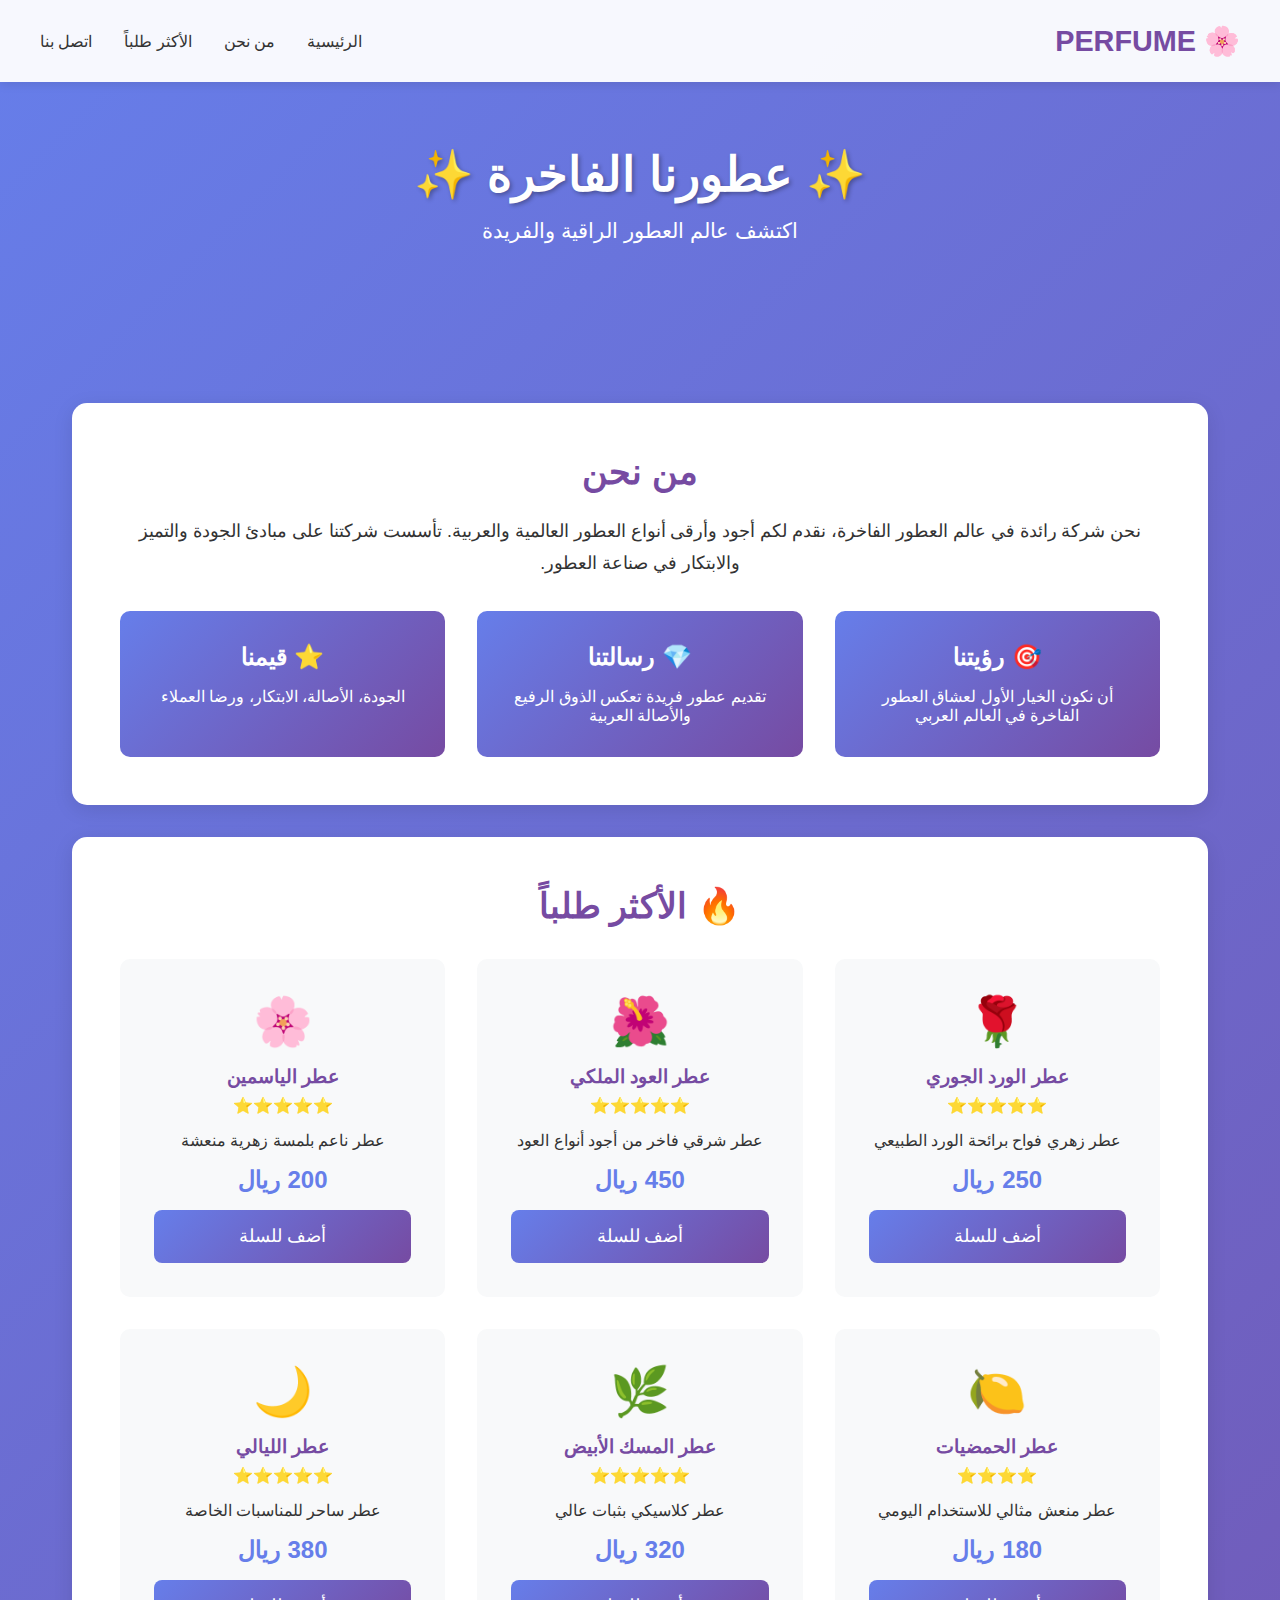
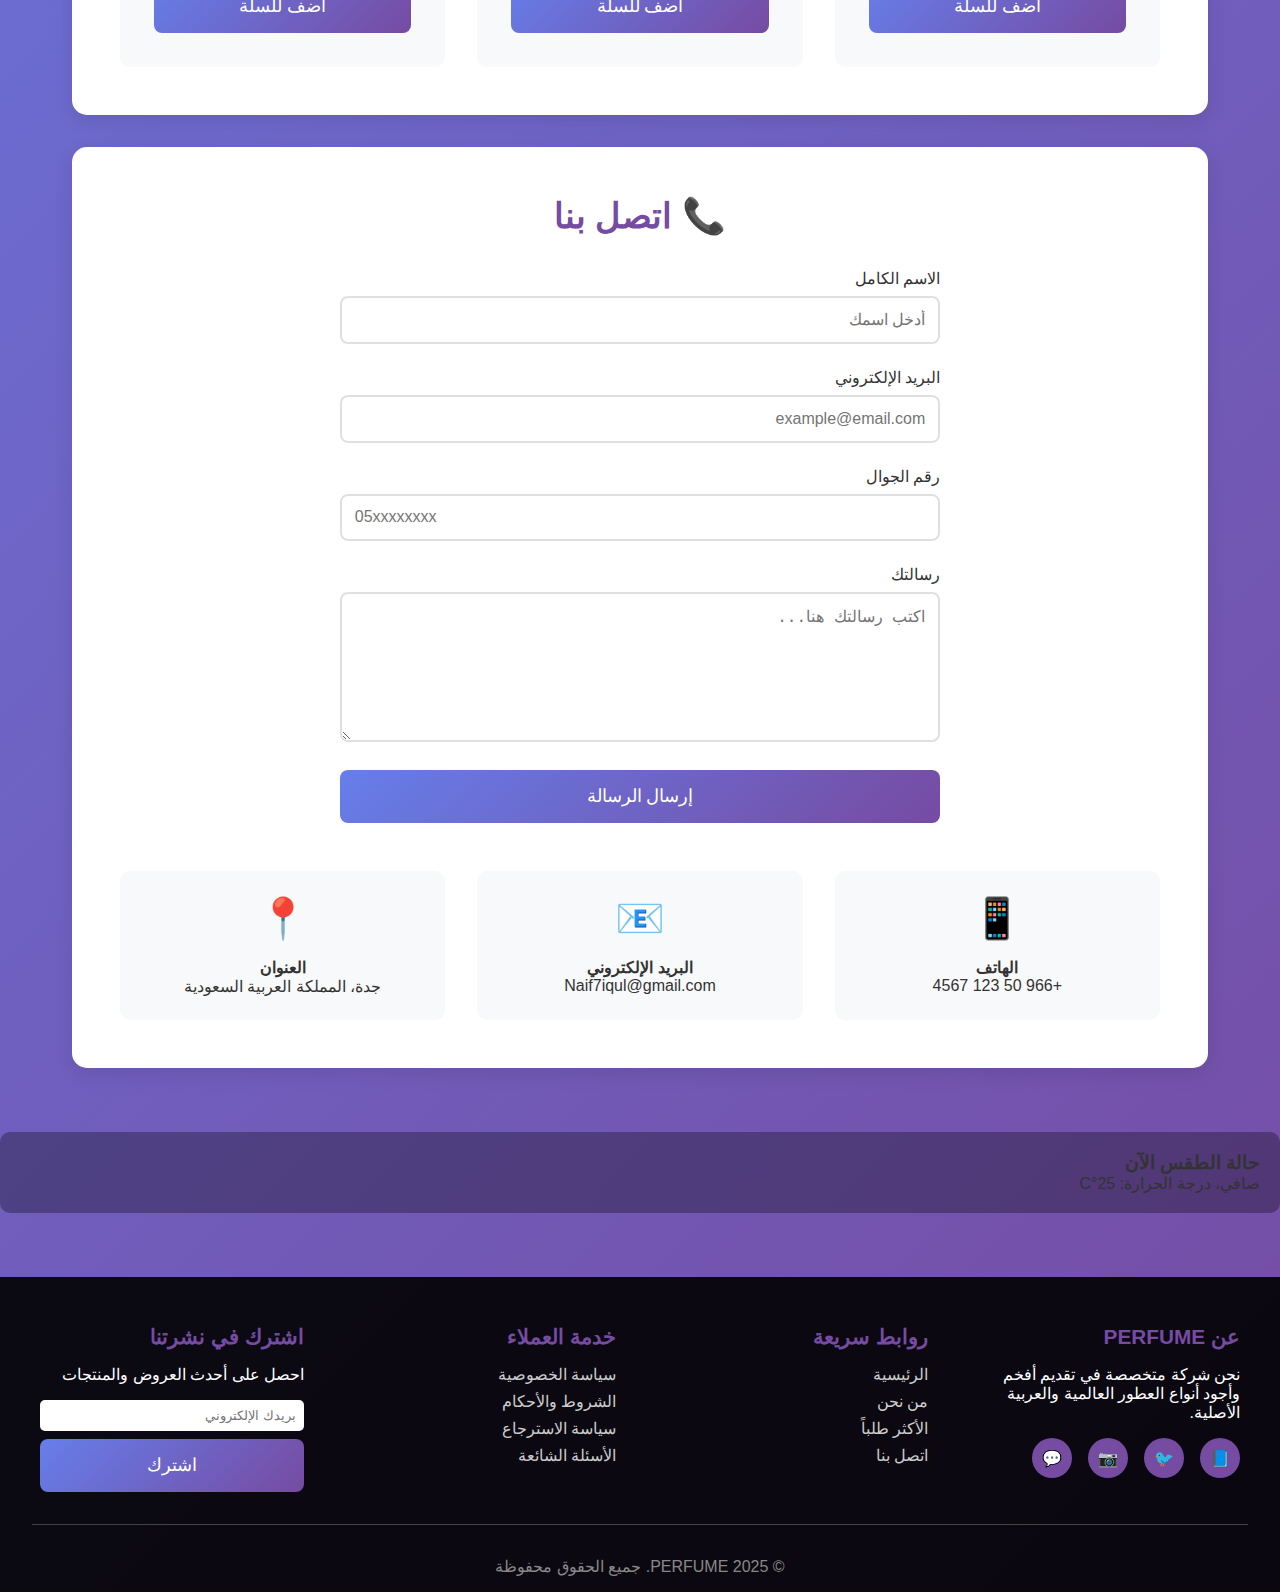
<file: index.html>
<!DOCTYPE html>
<html lang="ar" dir="rtl">

<head>

    <meta charset="UTF-8">
    <meta name="viewport" content="width=device-width, initial-scale=1.0">
    <title>عطور فاخرة - PERFUME</title>
    <style>
        * {
            margin: 0;
            padding: 0;
            box-sizing: border-box;
        }

        body {
            font-family: 'Segoe UI', Tahoma, Geneva, Verdana, sans-serif;
            background: linear-gradient(135deg, #667eea 0%, #764ba2 100%);
            min-height: 100vh;
            color: #333;
        }

        header {
            background: rgba(255, 255, 255, 0.95);
            padding: 1.5rem 2rem;
            box-shadow: 0 2px 10px rgba(0, 0, 0, 0.1);
        }

        nav {
            display: flex;
            justify-content: space-between;
            align-items: center;
            max-width: 1200px;
            margin: 0 auto;
        }

        .logo {
            font-size: 1.8rem;
            font-weight: bold;
            color: #764ba2;
        }

        .nav-links {
            display: flex;
            gap: 2rem;
            list-style: none;
        }

        .nav-links a {
            text-decoration: none;
            color: #333;
            font-weight: 500;
            transition: color 0.3s;
        }

        .nav-links a:hover {
            color: #764ba2;
        }

        .container {
            max-width: 1200px;
            margin: 0 auto;
            padding: 2rem;
        }

        .hero {
            text-align: center;
            padding: 4rem 2rem;
            color: white;
        }

        .hero h1 {
            font-size: 3rem;
            margin-bottom: 1rem;
            text-shadow: 2px 2px 4px rgba(0, 0, 0, 0.3);
        }

        .hero p {
            font-size: 1.3rem;
            margin-bottom: 2rem;
        }

        /* قسم عن الشركة (ABI) */
        .about-section {
            background: white;
            border-radius: 15px;
            padding: 3rem;
            margin: 2rem 0;
            box-shadow: 0 5px 20px rgba(0, 0, 0, 0.1);
        }

        .about-section h2 {
            color: #764ba2;
            font-size: 2.2rem;
            margin-bottom: 1.5rem;
            text-align: center;
        }

        .about-content {
            display: grid;
            grid-template-columns: repeat(auto-fit, minmax(250px, 1fr));
            gap: 2rem;
            margin-top: 2rem;
        }

        .about-card {
            background: linear-gradient(135deg, #667eea 0%, #764ba2 100%);
            padding: 2rem;
            border-radius: 10px;
            color: white;
            text-align: center;
            transition: transform 0.3s;
        }

        .about-card:hover {
            transform: translateY(-5px);
        }

        .about-card h3 {
            font-size: 1.5rem;
            margin-bottom: 1rem;
        }

        /* قسم الأكثر طلباً */
        .popular-section {
            background: white;
            border-radius: 15px;
            padding: 3rem;
            margin: 2rem 0;
            box-shadow: 0 5px 20px rgba(0, 0, 0, 0.1);
        }

        .popular-section h2 {
            color: #764ba2;
            font-size: 2.2rem;
            margin-bottom: 2rem;
            text-align: center;
        }

        .products-grid {
            display: grid;
            grid-template-columns: repeat(auto-fit, minmax(280px, 1fr));
            gap: 2rem;
        }

        .product-card {
            background: #f8f9fa;
            border-radius: 10px;
            padding: 2rem;
            text-align: center;
            transition: all 0.3s;
            border: 2px solid transparent;
        }

        .product-card:hover {
            transform: translateY(-5px);
            border-color: #764ba2;
            box-shadow: 0 5px 15px rgba(118, 75, 162, 0.3);
        }

        .product-icon {
            font-size: 3rem;
            margin-bottom: 1rem;
        }

        .product-card h3 {
            color: #764ba2;
            margin-bottom: 0.5rem;
        }

        .product-price {
            font-size: 1.5rem;
            color: #667eea;
            font-weight: bold;
            margin: 1rem 0;
        }

        .product-rating {
            color: #ffd700;
            margin-bottom: 1rem;
        }

        /* قسم اتصل بنا */
        .contact-section {
            background: white;
            border-radius: 15px;
            padding: 3rem;
            margin: 2rem 0;
            box-shadow: 0 5px 20px rgba(0, 0, 0, 0.1);
        }

        .contact-section h2 {
            color: #764ba2;
            font-size: 2.2rem;
            margin-bottom: 2rem;
            text-align: center;
        }

        .contact-form {
            max-width: 600px;
            margin: 0 auto;
        }

        .form-group {
            margin-bottom: 1.5rem;
        }

        .form-group label {
            display: block;
            margin-bottom: 0.5rem;
            color: #333;
            font-weight: 500;
        }

        .form-group input,
        .form-group textarea {
            width: 100%;
            padding: 0.8rem;
            border: 2px solid #e0e0e0;
            border-radius: 8px;
            font-size: 1rem;
            transition: border-color 0.3s;
        }

        .form-group input:focus,
        .form-group textarea:focus {
            outline: none;
            border-color: #764ba2;
        }

        .form-group textarea {
            min-height: 150px;
            resize: vertical;
        }

        .btn {
            background: linear-gradient(135deg, #667eea 0%, #764ba2 100%);
            color: white;
            padding: 1rem 2.5rem;
            border: none;
            border-radius: 8px;
            font-size: 1.1rem;
            cursor: pointer;
            transition: transform 0.3s;
            width: 100%;
        }

        .btn:hover {
            transform: translateY(-2px);
            box-shadow: 0 5px 15px rgba(118, 75, 162, 0.4);
        }

        .contact-info {
            display: grid;
            grid-template-columns: repeat(auto-fit, minmax(200px, 1fr));
            gap: 2rem;
            margin-top: 3rem;
        }

        .contact-card {
            text-align: center;
            padding: 1.5rem;
            background: #f8f9fa;
            border-radius: 10px;
        }

        .contact-card-icon {
            font-size: 2.5rem;
            margin-bottom: 1rem;
        }

        /* الفوتر */
        footer {
            background: rgba(0, 0, 0, 0.9);
            color: white;
            padding: 3rem 2rem 1rem;
            margin-top: 4rem;
        }

        .footer-content {
            max-width: 1200px;
            margin: 0 auto;
            display: grid;
            grid-template-columns: repeat(auto-fit, minmax(250px, 1fr));
            gap: 3rem;
            margin-bottom: 2rem;
        }

        .footer-section h3 {
            color: #764ba2;
            margin-bottom: 1rem;
            font-size: 1.3rem;
        }

        .footer-section ul {
            list-style: none;
        }

        .footer-section ul li {
            margin-bottom: 0.5rem;
        }

        .footer-section a {
            color: #ccc;
            text-decoration: none;
            transition: color 0.3s;
        }

        .footer-section a:hover {
            color: #764ba2;
        }

        .social-links {
            display: flex;
            gap: 1rem;
            margin-top: 1rem;
        }

        .social-links a {
            display: inline-block;
            width: 40px;
            height: 40px;
            background: #764ba2;
            border-radius: 50%;
            display: flex;
            align-items: center;
            justify-content: center;
            transition: transform 0.3s;
        }

        .social-links a:hover {
            transform: translateY(-3px);
        }

        .footer-bottom {
            text-align: center;
            padding-top: 2rem;
            border-top: 1px solid #444;
            color: #888;
        }

        @media (max-width: 768px) {
            .nav-links {
                flex-direction: column;
                gap: 1rem;
            }

            .hero h1 {
                font-size: 2rem;
            }

            .hero p {
                font-size: 1rem;
            }
        }
    </style>
</head>

<body>
    <header>
        <nav>
            <div class="logo">🌸 PERFUME</div>
            <ul class="nav-links">
                <li><a href="#home">الرئيسية</a></li>
                <li><a href="#about">من نحن</a></li>
                <li><a href="#popular">الأكثر طلباً</a></li>
                <li><a href="#contact">اتصل بنا</a></li>
            </ul>
        </nav>
    </header>

    <section class="hero" id="home">
        <h1>✨ عطورنا الفاخرة ✨</h1>
        <p>اكتشف عالم العطور الراقية والفريدة</p>
    </section>

    <div class="container">
        <!-- قسم عن الشركة (ABI) -->
        <section class="about-section" id="about">
            <h2>من نحن</h2>
            <p style="text-align: center; font-size: 1.1rem; line-height: 1.8; margin-bottom: 2rem;">
                نحن شركة رائدة في عالم العطور الفاخرة، نقدم لكم أجود وأرقى أنواع العطور العالمية والعربية.
                تأسست شركتنا على مبادئ الجودة والتميز والابتكار في صناعة العطور.
            </p>
            <div class="about-content">
                <div class="about-card">
                    <h3>🎯 رؤيتنا</h3>
                    <p>أن نكون الخيار الأول لعشاق العطور الفاخرة في العالم العربي</p>
                </div>
                <div class="about-card">
                    <h3>💎 رسالتنا</h3>
                    <p>تقديم عطور فريدة تعكس الذوق الرفيع والأصالة العربية</p>
                </div>
                <div class="about-card">
                    <h3>⭐ قيمنا</h3>
                    <p>الجودة، الأصالة، الابتكار، ورضا العملاء</p>
                </div>
            </div>
        </section>

        <!-- قسم الأكثر طلباً -->
        <section class="popular-section" id="popular">
            <h2>🔥 الأكثر طلباً</h2>
            <div class="products-grid">
                <div class="product-card">
                    <div class="product-icon">🌹</div>
                    <h3>عطر الورد الجوري</h3>
                    <div class="product-rating">⭐⭐⭐⭐⭐</div>
                    <p>عطر زهري فواح برائحة الورد الطبيعي</p>
                    <div class="product-price">250 ريال</div>
                    <button class="btn" onclick="alert('تمت الإضافة إلى السلة!')">أضف للسلة</button>
                </div>
                <div class="product-card">
                    <div class="product-icon">🌺</div>
                    <h3>عطر العود الملكي</h3>
                    <div class="product-rating">⭐⭐⭐⭐⭐</div>
                    <p>عطر شرقي فاخر من أجود أنواع العود</p>
                    <div class="product-price">450 ريال</div>
                    <button class="btn" onclick="alert('تمت الإضافة إلى السلة!')">أضف للسلة</button>
                </div>
                <div class="product-card">
                    <div class="product-icon">🌸</div>
                    <h3>عطر الياسمين</h3>
                    <div class="product-rating">⭐⭐⭐⭐⭐</div>
                    <p>عطر ناعم بلمسة زهرية منعشة</p>
                    <div class="product-price">200 ريال</div>
                    <button class="btn" onclick="alert('تمت الإضافة إلى السلة!')">أضف للسلة</button>
                </div>
                <div class="product-card">
                    <div class="product-icon">🍋</div>
                    <h3>عطر الحمضيات</h3>
                    <div class="product-rating">⭐⭐⭐⭐</div>
                    <p>عطر منعش مثالي للاستخدام اليومي</p>
                    <div class="product-price">180 ريال</div>
                    <button class="btn" onclick="alert('تمت الإضافة إلى السلة!')">أضف للسلة</button>
                </div>
                <div class="product-card">
                    <div class="product-icon">🌿</div>
                    <h3>عطر المسك الأبيض</h3>
                    <div class="product-rating">⭐⭐⭐⭐⭐</div>
                    <p>عطر كلاسيكي بثبات عالي</p>
                    <div class="product-price">320 ريال</div>
                    <button class="btn" onclick="alert('تمت الإضافة إلى السلة!')">أضف للسلة</button>
                </div>
                <div class="product-card">
                    <div class="product-icon">🌙</div>
                    <h3>عطر الليالي</h3>
                    <div class="product-rating">⭐⭐⭐⭐⭐</div>
                    <p>عطر ساحر للمناسبات الخاصة</p>
                    <div class="product-price">380 ريال</div>
                    <button class="btn" onclick="alert('تمت الإضافة إلى السلة!')">أضف للسلة</button>
                </div>
            </div>
        </section>

        <!-- قسم اتصل بنا -->
        <section class="contact-section" id="contact">
            <h2>📞 اتصل بنا</h2>
            <form class="contact-form" onsubmit="handleSubmit(event)">
                <div class="form-group">
                    <label for="name">الاسم الكامل</label>
                    <input type="text" id="name" name="name" required placeholder="أدخل اسمك">
                </div>
                <div class="form-group">
                    <label for="email">البريد الإلكتروني</label>
                    <input type="email" id="email" name="email" required placeholder="example@email.com">
                </div>
                <div class="form-group">
                    <label for="phone">رقم الجوال</label>
                    <input type="tel" id="phone" name="phone" required placeholder="05xxxxxxxx">
                </div>
                <div class="form-group">
                    <label for="message">رسالتك</label>
                    <textarea id="message" name="message" required placeholder="اكتب رسالتك هنا..."></textarea>
                </div>
                <button type="submit" class="btn">إرسال الرسالة</button>
            </form>

            <div class="contact-info">
                <div class="contact-card">
                    <div class="contact-card-icon">📱</div>
                    <h4>الهاتف</h4>
                    <p>+966 50 123 4567</p>
                </div>
                <div class="contact-card">
                    <div class="contact-card-icon">📧</div>
                    <h4>البريد الإلكتروني</h4>
                    <p>Naif7iqul@gmail.com</p>
                </div>
                <div class="contact-card">
                    <div class="contact-card-icon">📍</div>
                    <h4>العنوان</h4>
                    <p>جدة، المملكة العربية السعودية</p>
                </div>
            </div>
        </section>
    </div>
    <!-- مكان الكارد -->
     <!DOCTYPE html>
<html lang="ar">
<head>
<meta charset="UTF-8" />
<title>صفحة الطقس</title>
</head>
<body>

<!-- عنصر الحاوية -->
<div id="weatherContainer"></div>

<!-- الكود JavaScript داخل وسم <script> -->
<script>
  function initWeatherCard() {
    const container = document.getElementById('weatherContainer');
    if (!container) {
      console.error('عنصر الحاوية غير موجود!');
      return;
    }

    const weatherCard = document.createElement('div');
    weatherCard.className = 'weather-card';

    weatherCard.innerHTML = `
      <h3>حالة الطقس الآن</h3>
      <p>صافي، درجة الحرارة: 25°C</p>
    `;

    // إضافة بعض الأنماط
    weatherCard.style.backgroundColor = 'rgba(0, 0, 0, 0.3)';
    weatherCard.style.padding = '20px';
    weatherCard.style.borderRadius = '10px';

    container.appendChild(weatherCard);
  }

  // استدعاء الدالة بعد تحميل الصفحة
  document.addEventListener('DOMContentLoaded', () => {
    initWeatherCard();
  });
</script>

</body>
</html>


    <!-- الفوتر -->
    <footer>
        <div class="footer-content">
            <div class="footer-section">
                <h3>عن PERFUME</h3>
                <p>نحن شركة متخصصة في تقديم أفخم وأجود أنواع العطور العالمية والعربية الأصلية.</p>
                <div class="social-links">
                    <a href="#" title="فيسبوك">📘</a>
                    <a href="#" title="تويتر">🐦</a>
                    <a href="#" title="إنستجرام">📷</a>
                    <a href="#" title="واتساب">💬</a>
                </div>
            </div>
            <div class="footer-section">
                <h3>روابط سريعة</h3>
                <ul>
                    <li><a href="#home">الرئيسية</a></li>
                    <li><a href="#about">من نحن</a></li>
                    <li><a href="#popular">الأكثر طلباً</a></li>
                    <li><a href="#contact">اتصل بنا</a></li>
                </ul>
            </div>
            <div class="footer-section">
                <h3>خدمة العملاء</h3>
                <ul>
                    <li><a href="#">سياسة الخصوصية</a></li>
                    <li><a href="#">الشروط والأحكام</a></li>
                    <li><a href="#">سياسة الاسترجاع</a></li>
                    <li><a href="#">الأسئلة الشائعة</a></li>
                </ul>
            </div>
            <div class="footer-section">
                <h3>اشترك في نشرتنا</h3>
                <p>احصل على أحدث العروض والمنتجات</p>
                <form onsubmit="event.preventDefault(); alert('شكراً للاشتراك!');" style="margin-top: 1rem;">
                    <input type="email" placeholder="بريدك الإلكتروني"
                        style="padding: 0.5rem; border-radius: 5px; border: none; width: 100%; margin-bottom: 0.5rem;">
                    <button type="submit" class="btn">اشترك</button>
                </form>
            </div>
        </div>
        <div class="footer-bottom">
            <p>© 2025 PERFUME. جميع الحقوق محفوظة</p>
        </div>
    </footer>

    <script>
        function handleSubmit(event) {
            event.preventDefault();
            const name = document.getElementById('name').value;
            const email = document.getElementById('email').value;
            const phone = document.getElementById('phone').value;
            const message = document.getElementById('message').value;

            alert(`شكراً ${name}!\n\nتم استلام رسالتك بنجاح وسنتواصل معك قريباً على:\nالبريد: ${email}\nالجوال: ${phone}`);

            event.target.reset();
        }

        // Smooth scrolling للروابط
        document.querySelectorAll('a[href^="#"]').forEach(anchor => {
            anchor.addEventListener('click', function (e) {
                e.preventDefault();
                const target = document.querySelector(this.getAttribute('href'));
                if (target) {
                    target.scrollIntoView({
                        behavior: 'smooth',
                        block: 'start'
                    });
                }
            });
        });
        
  
  </script>
  
</body>

</html>
</file>
